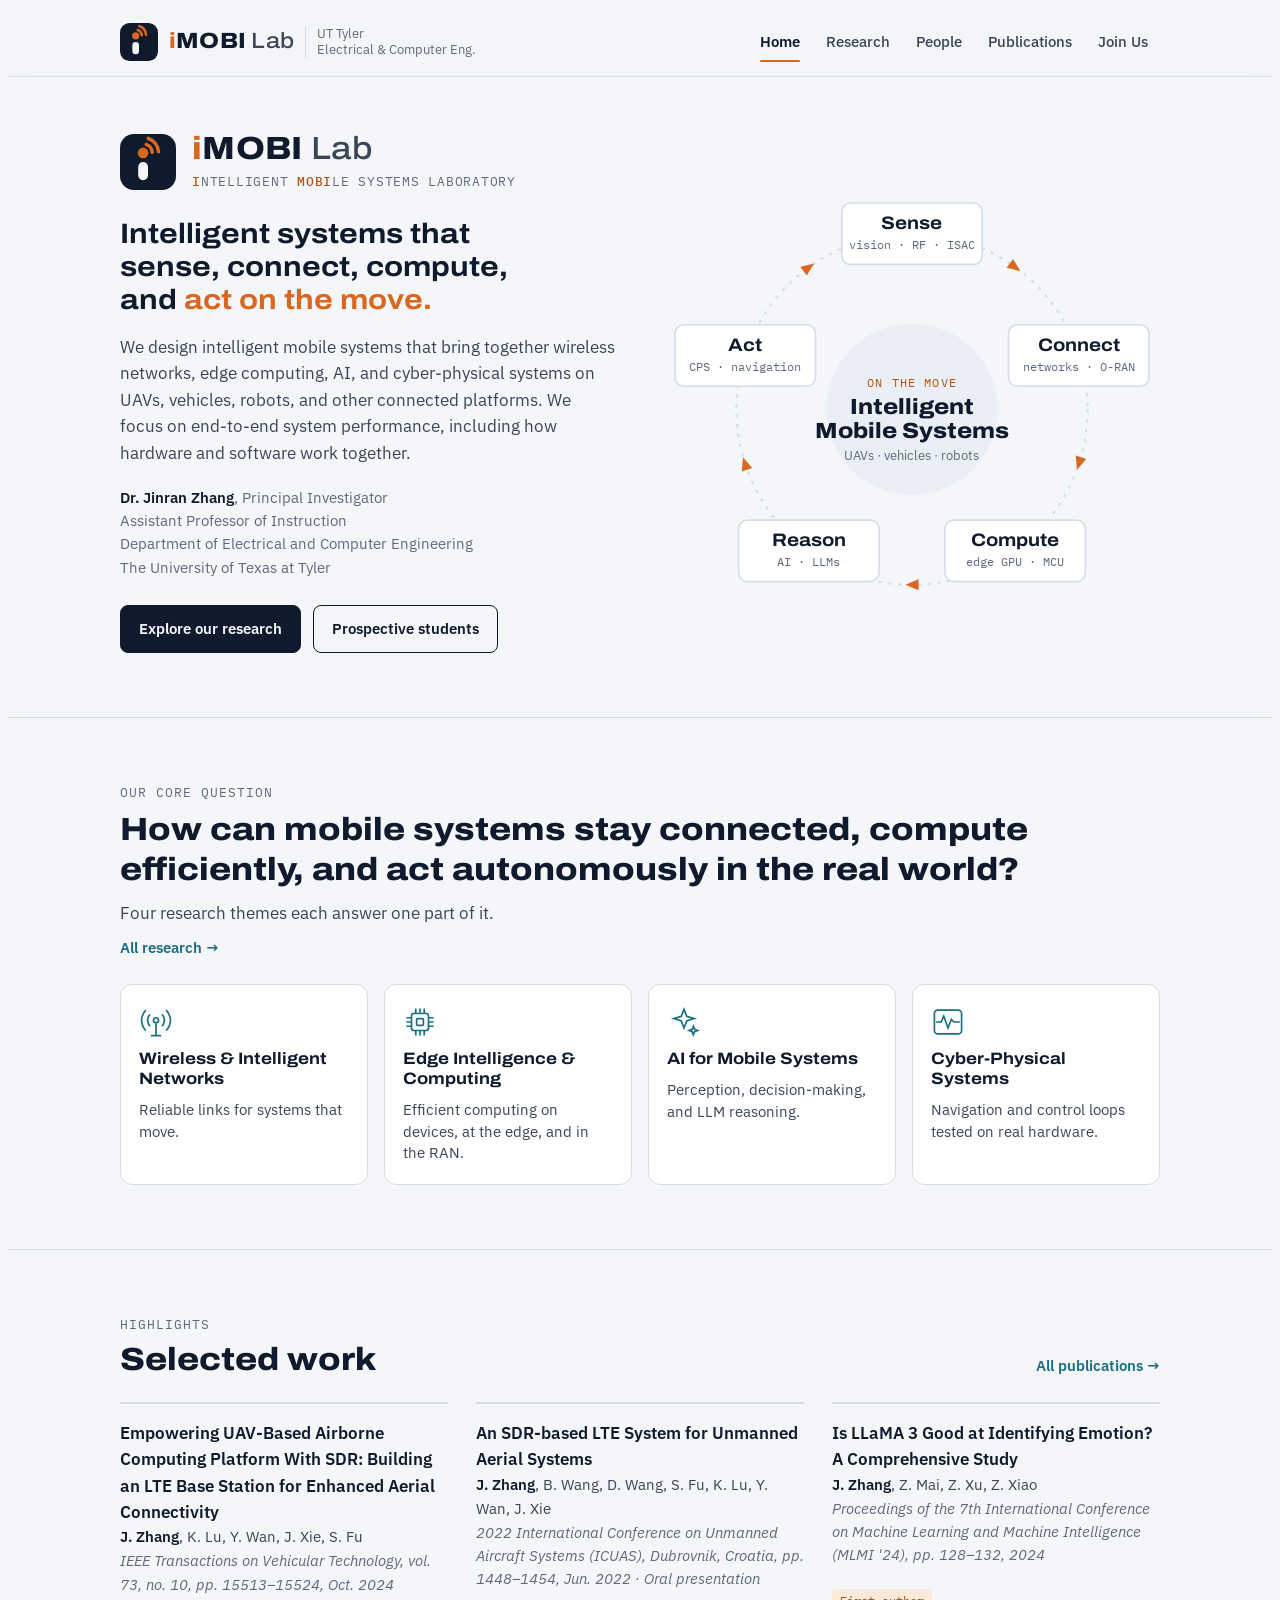
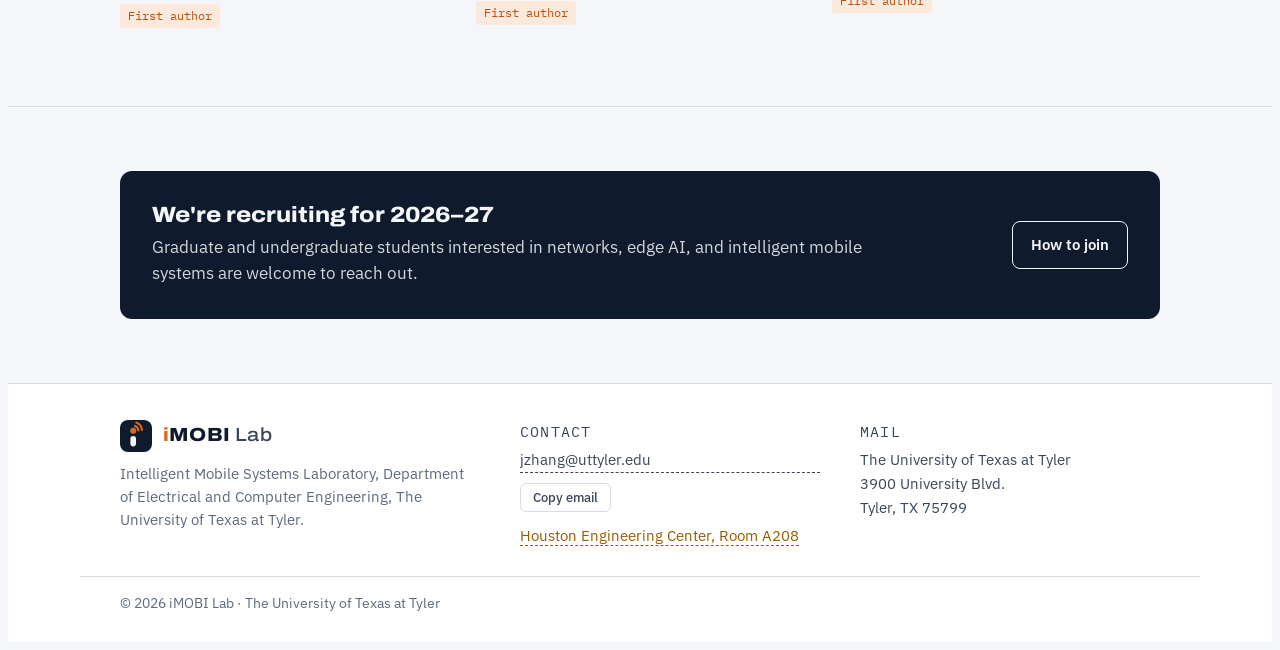
<file: index.html>
<!doctype html>
<html lang="en">
<head>
<meta charset="utf-8">
<meta name="viewport" content="width=device-width, initial-scale=1">
<title>iMOBI Lab</title>
<meta name="description" content="iMOBI Lab (Intelligent MOBIle Systems Laboratory) at The University of Texas at Tyler, led by Dr. Jinran Zhang.">
<link rel="icon" href="data:image/svg+xml,%3Csvg xmlns=%27http://www.w3.org/2000/svg%27 viewBox=%270 0 40 40%27%3E%3Crect width=%2740%27 height=%2740%27 rx=%2710%27 fill=%27%230F1B2D%27/%3E%3Crect x=%2713%27 y=%2720%27 width=%277%27 height=%2713%27 rx=%273.5%27 fill=%27%23fff%27/%3E%3Ccircle cx=%2716.5%27 cy=%2713.5%27 r=%273.8%27 fill=%27%23D9671F%27/%3E%3Cpath d=%27M18.72 7.39A6.5 6.5 0 0 1 22.98 12.93M20.26 3.16A11 11 0 0 1 27.46 12.54%27 fill=%27none%27 stroke=%27%23D9671F%27 stroke-width=%272.6%27 stroke-linecap=%27round%27/%3E%3C/svg%3E">
<link rel="preconnect" href="https://fonts.googleapis.com">
<link rel="preconnect" href="https://fonts.gstatic.com" crossorigin>
<link rel="stylesheet" href="https://fonts.googleapis.com/css2?family=Archivo:wdth,wght@112,500;112,700;112,800&family=IBM+Plex+Sans:ital,wght@0,400;0,500;0,600;1,400&family=IBM+Plex+Mono:wght@400;500&display=swap">
<link rel="stylesheet" href="assets/style.css">
</head>
<body data-page="home">
<!-- 首页。修改首页文字只需编辑 <main> 中的内容；首页精选论文在 content/publications.bib 中用 featured 字段设置。
     页眉/导航/页脚：assets/site.js    样式：assets/style.css -->
<div id="site-header"></div>
<script src="assets/site.js"></script>

<main>
<div id="home">
  <section class="hero">
    <div class="wrap hero-grid">
      <div>
        <div class="lockup">
          <svg class="mark" viewBox="0 0 40 40" aria-hidden="true"><rect class="m-bg" width="40" height="40" rx="10"/><rect class="m-stem" x="13" y="20" width="7" height="13" rx="3.5"/><circle class="m-dot" cx="16.5" cy="13.5" r="3.8"/><path class="m-wave" d="M18.72 7.39A6.5 6.5 0 0 1 22.98 12.93M20.26 3.16A11 11 0 0 1 27.46 12.54"/></svg>
          <div>
            <div class="word"><span class="i">i</span>MOBI <span class="lab">Lab</span></div>
            <p class="expand"><b>I</b>ntelligent <b>MOBI</b>le Systems Laboratory</p>
          </div>
        </div>
        <h1>Intelligent systems that sense, connect, compute, and <em>act on the move.</em></h1>
        <p class="lede">We design intelligent mobile systems that bring together wireless networks, edge computing, AI, and cyber-physical systems on UAVs, vehicles, robots, and other connected platforms. We focus on end-to-end system performance, including how hardware and software work together.</p>
        <p class="affil"><strong>Dr. Jinran Zhang</strong>, Principal Investigator<br>Assistant Professor of Instruction<br>Department of Electrical and Computer Engineering<br>The University of Texas at Tyler</p>
        <div class="cta">
          <a class="btn primary" href="research.html">Explore our research</a>
          <a class="btn" href="join.html">Prospective students</a>
        </div>
      </div>

      <svg class="loop" viewBox="14 22 452 366" role="img" aria-labelledby="loopTitle loopDesc">
        <title id="loopTitle">The intelligent mobile system loop</title>
        <desc id="loopDesc">Five stages in a cycle: Sense, Connect, Compute, Reason, and Act, running on mobile platforms such as UAVs, vehicles, and robots.</desc>
        <circle class="track" cx="240" cy="220" r="160"/>
        <g aria-hidden="true">
          <path class="arrow" d="M-6,-5 L6,0 L-6,5 Z" transform="translate(334 90.6) rotate(36)"/>
          <path class="arrow" d="M-6,-5 L6,0 L-6,5 Z" transform="translate(392.2 269.4) rotate(108)"/>
          <path class="arrow" d="M-6,-5 L6,0 L-6,5 Z" transform="translate(240 380) rotate(180)"/>
          <path class="arrow" d="M-6,-5 L6,0 L-6,5 Z" transform="translate(87.8 269.4) rotate(252)"/>
          <path class="arrow" d="M-6,-5 L6,0 L-6,5 Z" transform="translate(146 90.6) rotate(324)"/>
        </g>
        <circle class="core" cx="240" cy="220" r="78"/>
        <text class="c-eyebrow" x="240" y="200" text-anchor="middle">ON THE MOVE</text>
        <text class="c-title" x="240" y="224" text-anchor="middle">Intelligent</text>
        <text class="c-title" x="240" y="246" text-anchor="middle">Mobile Systems</text>
        <text class="c-sub" x="240" y="266" text-anchor="middle">UAVs · vehicles · robots</text>
        <g class="node"><rect x="176" y="32" width="128" height="56" rx="8"/>
          <text class="n-title" x="240" y="56" text-anchor="middle">Sense</text>
          <text class="n-sub" x="240" y="74" text-anchor="middle">vision · RF · ISAC</text></g>
        <g class="node"><rect x="328" y="143" width="128" height="56" rx="8"/>
          <text class="n-title" x="392" y="167" text-anchor="middle">Connect</text>
          <text class="n-sub" x="392" y="185" text-anchor="middle">networks · O-RAN</text></g>
        <g class="node"><rect x="270" y="321" width="128" height="56" rx="8"/>
          <text class="n-title" x="334" y="345" text-anchor="middle">Compute</text>
          <text class="n-sub" x="334" y="363" text-anchor="middle">edge GPU · MCU</text></g>
        <g class="node"><rect x="82" y="321" width="128" height="56" rx="8"/>
          <text class="n-title" x="146" y="345" text-anchor="middle">Reason</text>
          <text class="n-sub" x="146" y="363" text-anchor="middle">AI · LLMs</text></g>
        <g class="node"><rect x="24" y="143" width="128" height="56" rx="8"/>
          <text class="n-title" x="88" y="167" text-anchor="middle">Act</text>
          <text class="n-sub" x="88" y="185" text-anchor="middle">CPS · navigation</text></g>
      </svg>
    </div>
  </section>

  <section class="home-sec">
    <div class="wrap">
      <div class="sec-row">
        <div><p class="eyebrow">Our core question</p><h2 class="q-big">How can mobile systems stay connected, compute efficiently, and act autonomously in the real world?</h2><p class="sec-sub">Four research themes each answer one part of it.</p></div>
        <a class="more" href="research.html">All research →</a>
      </div>
      <nav class="glance" aria-label="Research themes">
        <a href="research.html#t-network">
          <svg viewBox="0 0 40 40" fill="none" stroke="currentColor" stroke-width="2" aria-hidden="true"><path d="M20 22v14M14 36h12"/><circle cx="20" cy="18" r="3"/><path d="M13 11a10 10 0 0 0 0 14M27 11a10 10 0 0 1 0 14M8 6a17 17 0 0 0 0 24M32 6a17 17 0 0 1 0 24"/></svg>
          <b>Wireless &amp; Intelligent Networks</b><span>Reliable links for systems that move.</span>
        </a>
        <a href="research.html#t-edge">
          <svg viewBox="0 0 40 40" fill="none" stroke="currentColor" stroke-width="2" aria-hidden="true"><rect x="10" y="10" width="20" height="20" rx="3"/><rect x="16" y="16" width="8" height="8" rx="1"/><path d="M15 4v6M20 4v6M25 4v6M15 30v6M20 30v6M25 30v6M4 15h6M4 20h6M4 25h6M30 15h6M30 20h6M30 25h6"/></svg>
          <b>Edge Intelligence &amp; Computing</b><span>Efficient computing on devices, at the edge, and in the RAN.</span>
        </a>
        <a href="research.html#t-ai">
          <svg viewBox="0 0 40 40" fill="none" stroke="currentColor" stroke-width="2" aria-hidden="true"><path d="M20 5l3.2 8.3L32 16l-8.8 2.7L20 27l-3.2-8.3L8 16l8.8-2.7z"/><path d="M31 25l1.4 3.6L36 30l-3.6 1.4L31 35l-1.4-3.6L26 30l3.6-1.4z"/></svg>
          <b>AI for Mobile Systems</b><span>Perception, decision-making, and LLM reasoning.</span>
        </a>
        <a href="research.html#t-cps">
          <svg viewBox="0 0 40 40" fill="none" stroke="currentColor" stroke-width="2" aria-hidden="true"><path d="M6 20h6l3-7 5 14 4-10 3 3h7"/><rect x="4" y="6" width="32" height="28" rx="4"/></svg>
          <b>Cyber-Physical Systems</b><span>Navigation and control loops tested on real hardware.</span>
        </a>
      </nav>
    </div>
  </section>



  <section class="home-sec">
    <div class="wrap">
      <div class="sec-row">
        <div><p class="eyebrow">Highlights</p><h2>Selected work</h2></div>
        <a class="more" href="publications.html">All publications →</a>
      </div>
      <div class="selected" id="selectedPubs"></div>
    </div>
  </section>

  <section class="home-sec">
    <div class="wrap">
      <div class="band">
        <div>
          <h2>We're recruiting for 2026–27</h2>
          <p>Graduate and undergraduate students interested in networks, edge AI, and intelligent mobile systems are welcome to reach out.</p>
        </div>
        <a class="btn" href="join.html">How to join</a>
      </div>
    </div>
  </section>
</div>
</main>

<div id="site-footer"></div>
<script src="assets/publications.js"></script>
</body>
</html>
</file>
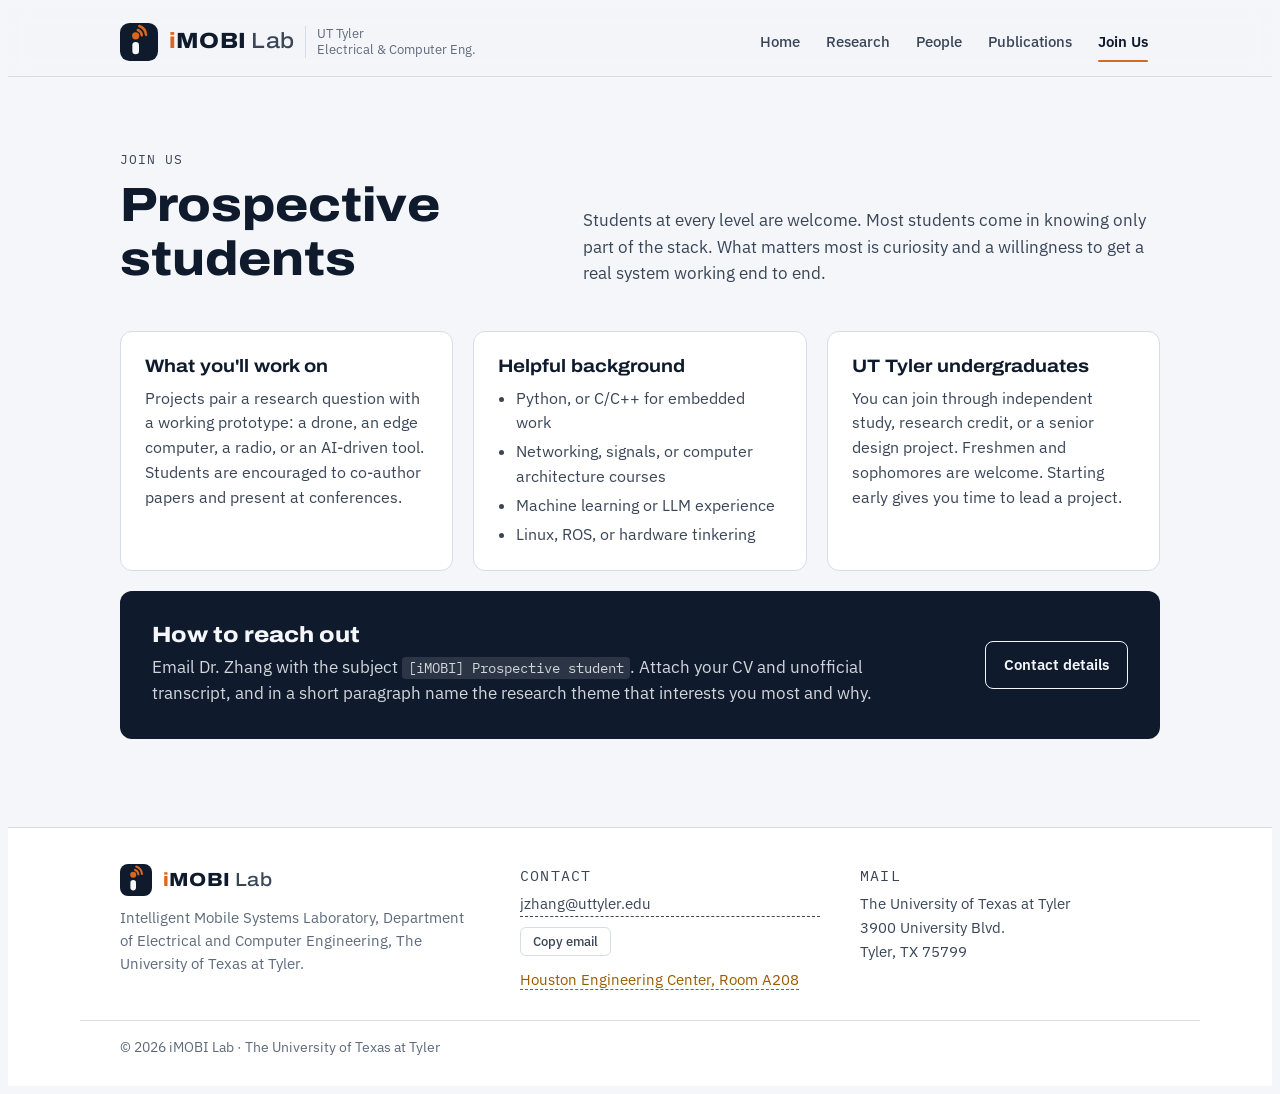
<file: join.html>
<!doctype html>
<html lang="en">
<head>
<meta charset="utf-8">
<meta name="viewport" content="width=device-width, initial-scale=1">
<title>Join Us | iMOBI Lab</title>
<meta name="description" content="Research opportunities for students at iMOBI Lab, UT Tyler.">
<link rel="icon" href="data:image/svg+xml,%3Csvg xmlns=%27http://www.w3.org/2000/svg%27 viewBox=%270 0 40 40%27%3E%3Crect width=%2740%27 height=%2740%27 rx=%2710%27 fill=%27%230F1B2D%27/%3E%3Crect x=%2713%27 y=%2720%27 width=%277%27 height=%2713%27 rx=%273.5%27 fill=%27%23fff%27/%3E%3Ccircle cx=%2716.5%27 cy=%2713.5%27 r=%273.8%27 fill=%27%23D9671F%27/%3E%3Cpath d=%27M18.72 7.39A6.5 6.5 0 0 1 22.98 12.93M20.26 3.16A11 11 0 0 1 27.46 12.54%27 fill=%27none%27 stroke=%27%23D9671F%27 stroke-width=%272.6%27 stroke-linecap=%27round%27/%3E%3C/svg%3E">
<link rel="preconnect" href="https://fonts.googleapis.com">
<link rel="preconnect" href="https://fonts.gstatic.com" crossorigin>
<link rel="stylesheet" href="https://fonts.googleapis.com/css2?family=Archivo:wdth,wght@112,500;112,700;112,800&family=IBM+Plex+Sans:ital,wght@0,400;0,500;0,600;1,400&family=IBM+Plex+Mono:wght@400;500&display=swap">
<link rel="stylesheet" href="assets/style.css">
</head>
<body data-page="join">
<!-- 招生页。文字内容在 content/join.md，修改文字只需编辑那个文件；本文件只负责版式。
     页眉/导航/页脚：assets/site.js    样式：assets/style.css -->
<div id="site-header"></div>
<script src="assets/site.js"></script>

<main data-content="content/join.md">
<section class="page" id="join">
  <div class="wrap">
    <div class="page-head">
      <div><p class="eyebrow">Join us</p><h1 data-fm="title">Prospective students</h1></div>
      <div data-md="Intro"></div>
    </div>
    <div class="join" data-mode="cards" data-skip="How to reach out"></div>
    <div class="band">
      <div>
        <h3>How to reach out</h3>
        <div data-md="How to reach out"></div>
      </div>
      <a class="btn" href="#contact">Contact details</a>
    </div>
  </div>
</section>
</main>

<div id="site-footer"></div>
<script src="assets/vendor/marked.min.js"></script>
<script src="assets/content.js"></script>
</body>
</html>
</file>
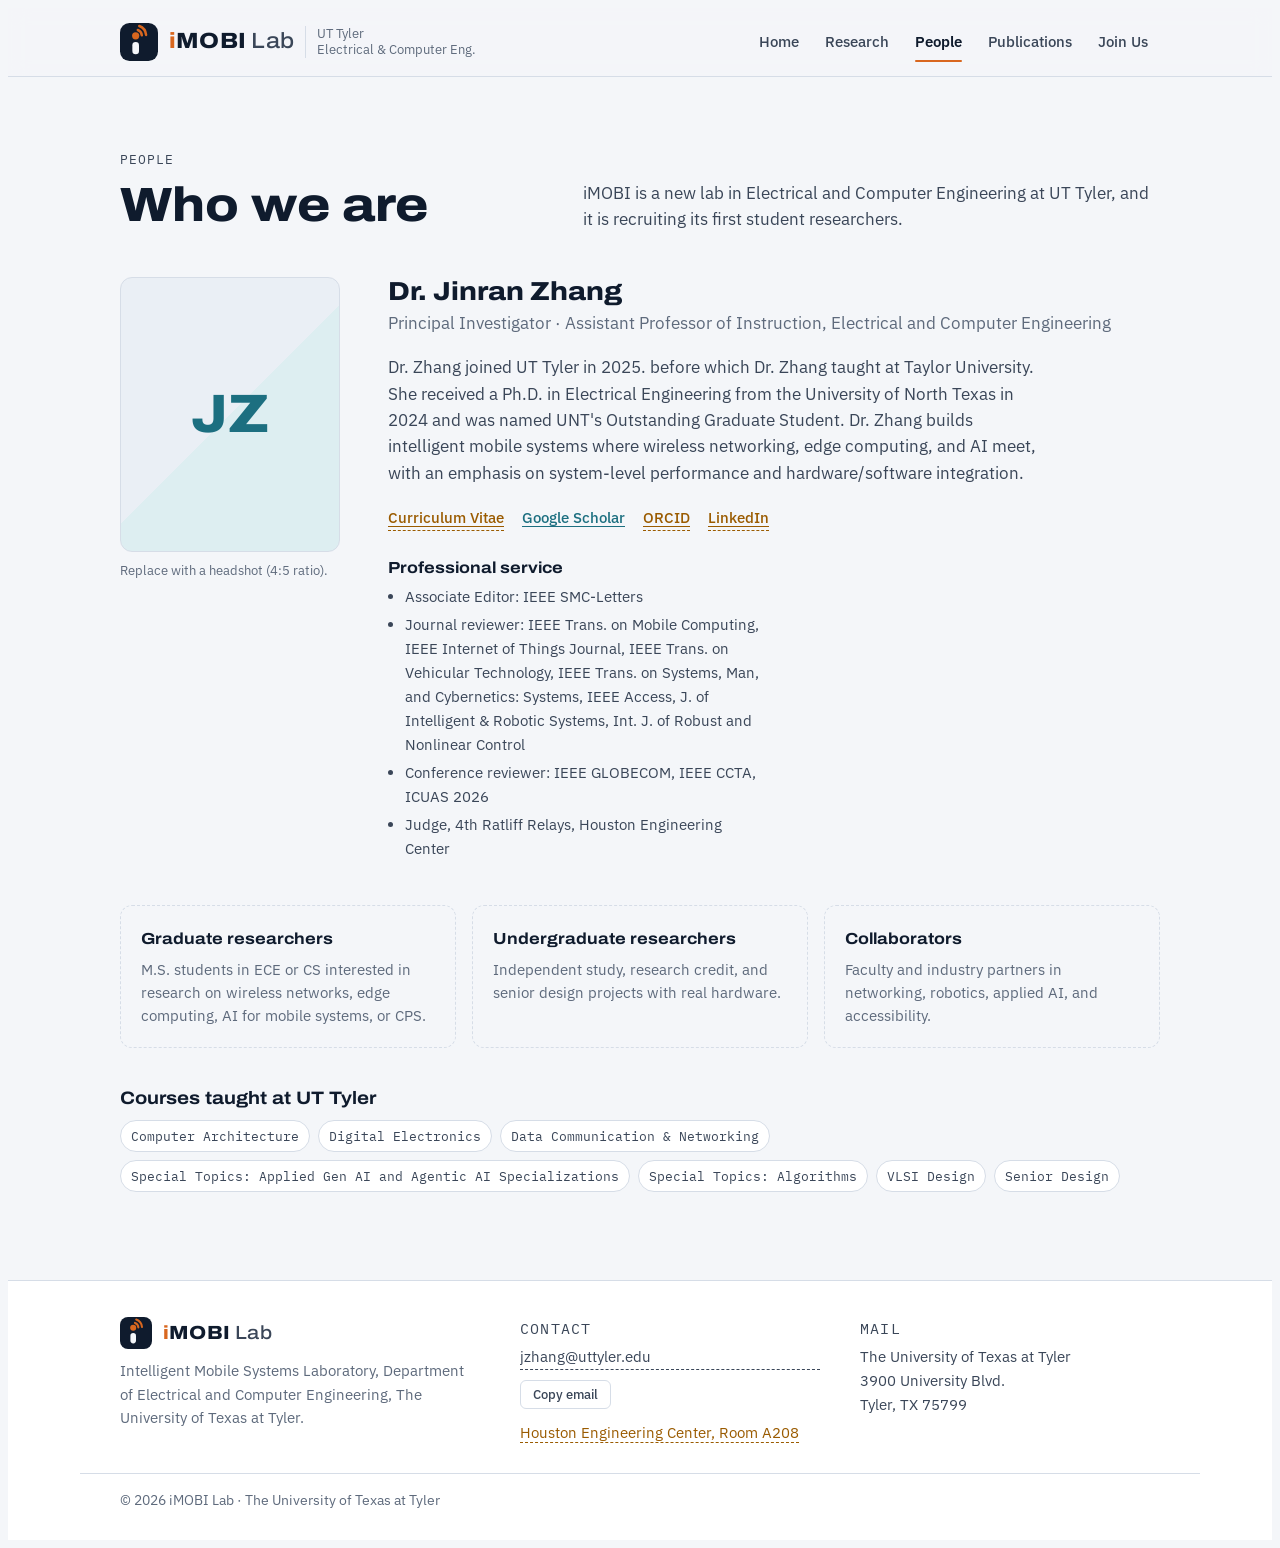
<file: people.html>
<!doctype html>
<html lang="en">
<head>
<meta charset="utf-8">
<meta name="viewport" content="width=device-width, initial-scale=1">
<title>People | iMOBI Lab</title>
<meta name="description" content="Dr. Jinran Zhang and members of iMOBI Lab at UT Tyler.">
<link rel="icon" href="data:image/svg+xml,%3Csvg xmlns=%27http://www.w3.org/2000/svg%27 viewBox=%270 0 40 40%27%3E%3Crect width=%2740%27 height=%2740%27 rx=%2710%27 fill=%27%230F1B2D%27/%3E%3Crect x=%2713%27 y=%2720%27 width=%277%27 height=%2713%27 rx=%273.5%27 fill=%27%23fff%27/%3E%3Ccircle cx=%2716.5%27 cy=%2713.5%27 r=%273.8%27 fill=%27%23D9671F%27/%3E%3Cpath d=%27M18.72 7.39A6.5 6.5 0 0 1 22.98 12.93M20.26 3.16A11 11 0 0 1 27.46 12.54%27 fill=%27none%27 stroke=%27%23D9671F%27 stroke-width=%272.6%27 stroke-linecap=%27round%27/%3E%3C/svg%3E">
<link rel="preconnect" href="https://fonts.googleapis.com">
<link rel="preconnect" href="https://fonts.gstatic.com" crossorigin>
<link rel="stylesheet" href="https://fonts.googleapis.com/css2?family=Archivo:wdth,wght@112,500;112,700;112,800&family=IBM+Plex+Sans:ital,wght@0,400;0,500;0,600;1,400&family=IBM+Plex+Mono:wght@400;500&display=swap">
<link rel="stylesheet" href="assets/style.css">
</head>
<body data-page="people">
<!-- 人员页。文字内容在 content/people.md，修改文字只需编辑那个文件；本文件只负责版式。
     页眉/导航/页脚：assets/site.js    样式：assets/style.css -->
<div id="site-header"></div>
<script src="assets/site.js"></script>

<main data-content="content/people.md">
<section class="page" id="people">
  <div class="wrap">
    <div class="page-head">
      <div><p class="eyebrow">People</p><h1>Who we are</h1></div>
      <div data-md="Intro"></div>
    </div>

    <div class="pi">
      <div>
        <div class="portrait" data-photo aria-label="Portrait"><span data-fm="initials">JZ</span></div>
        <p class="portrait-note">Replace with a headshot (4:5 ratio).</p>
      </div>
      <div>
        <h2 data-fm="name">Dr. Jinran Zhang</h2>
        <p class="role" data-fm="role"></p>
        <div class="bio" data-md="Bio"></div>
        <div class="links" data-links="cv:Curriculum Vitae,scholar:Google Scholar,orcid:ORCID,linkedin:LinkedIn"></div>
        <!-- <dl class="facts" data-md="At a glance" data-mode="facts"></dl> -->
        <div class="honors">
          <!-- <div><h3>Selected awards</h3><div data-md="Selected awards"></div></div>  -->
          <div><h3>Professional service</h3><div data-md="Professional service"></div></div>
        </div>
      </div>
    </div>

    <div class="team" aria-label="Open positions" data-md="Open positions" data-mode="seats"></div>

    <div class="teaching">
      <h2>Courses taught at UT Tyler</h2>
      <div class="chips" data-md="Courses taught at UT Tyler" data-mode="chips"></div>
    </div>
  </div>
</section>
</main>

<div id="site-footer"></div>
<script src="assets/vendor/marked.min.js"></script>
<script src="assets/content.js"></script>
</body>
</html>
</file>
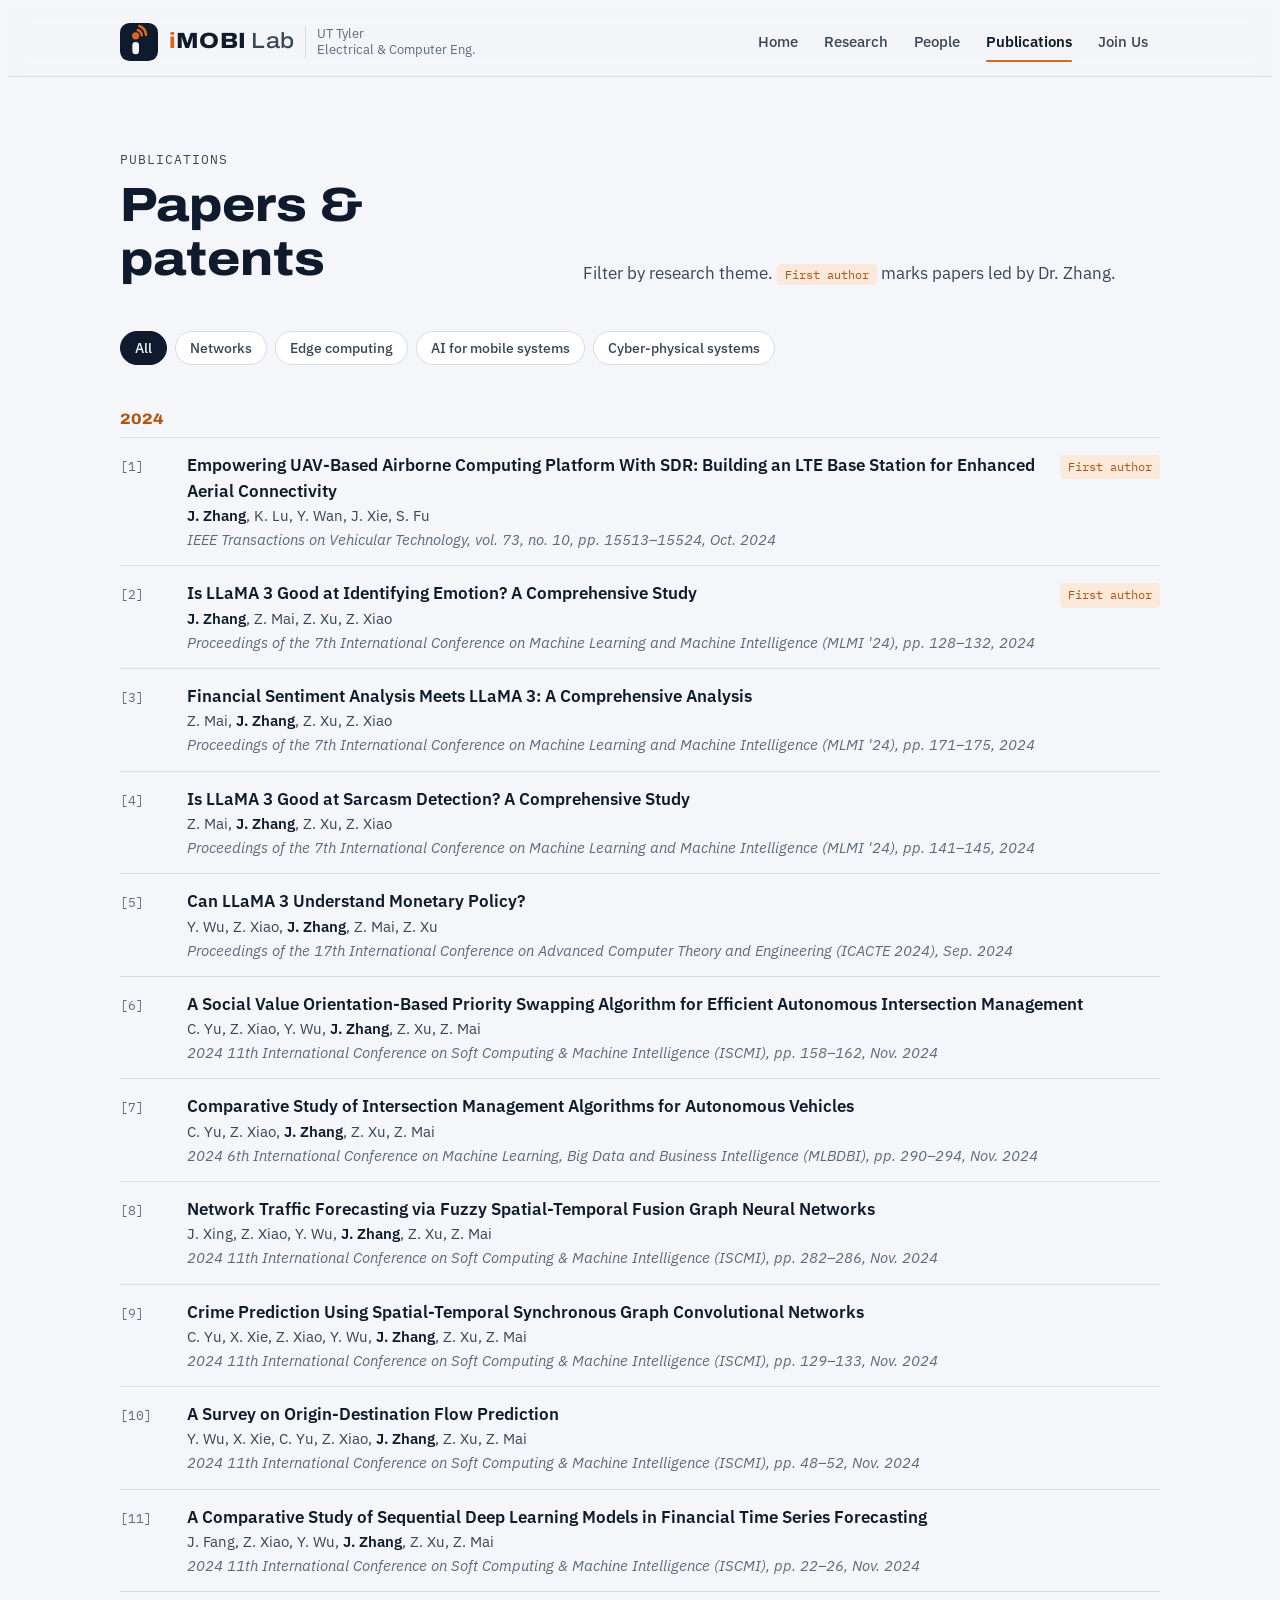
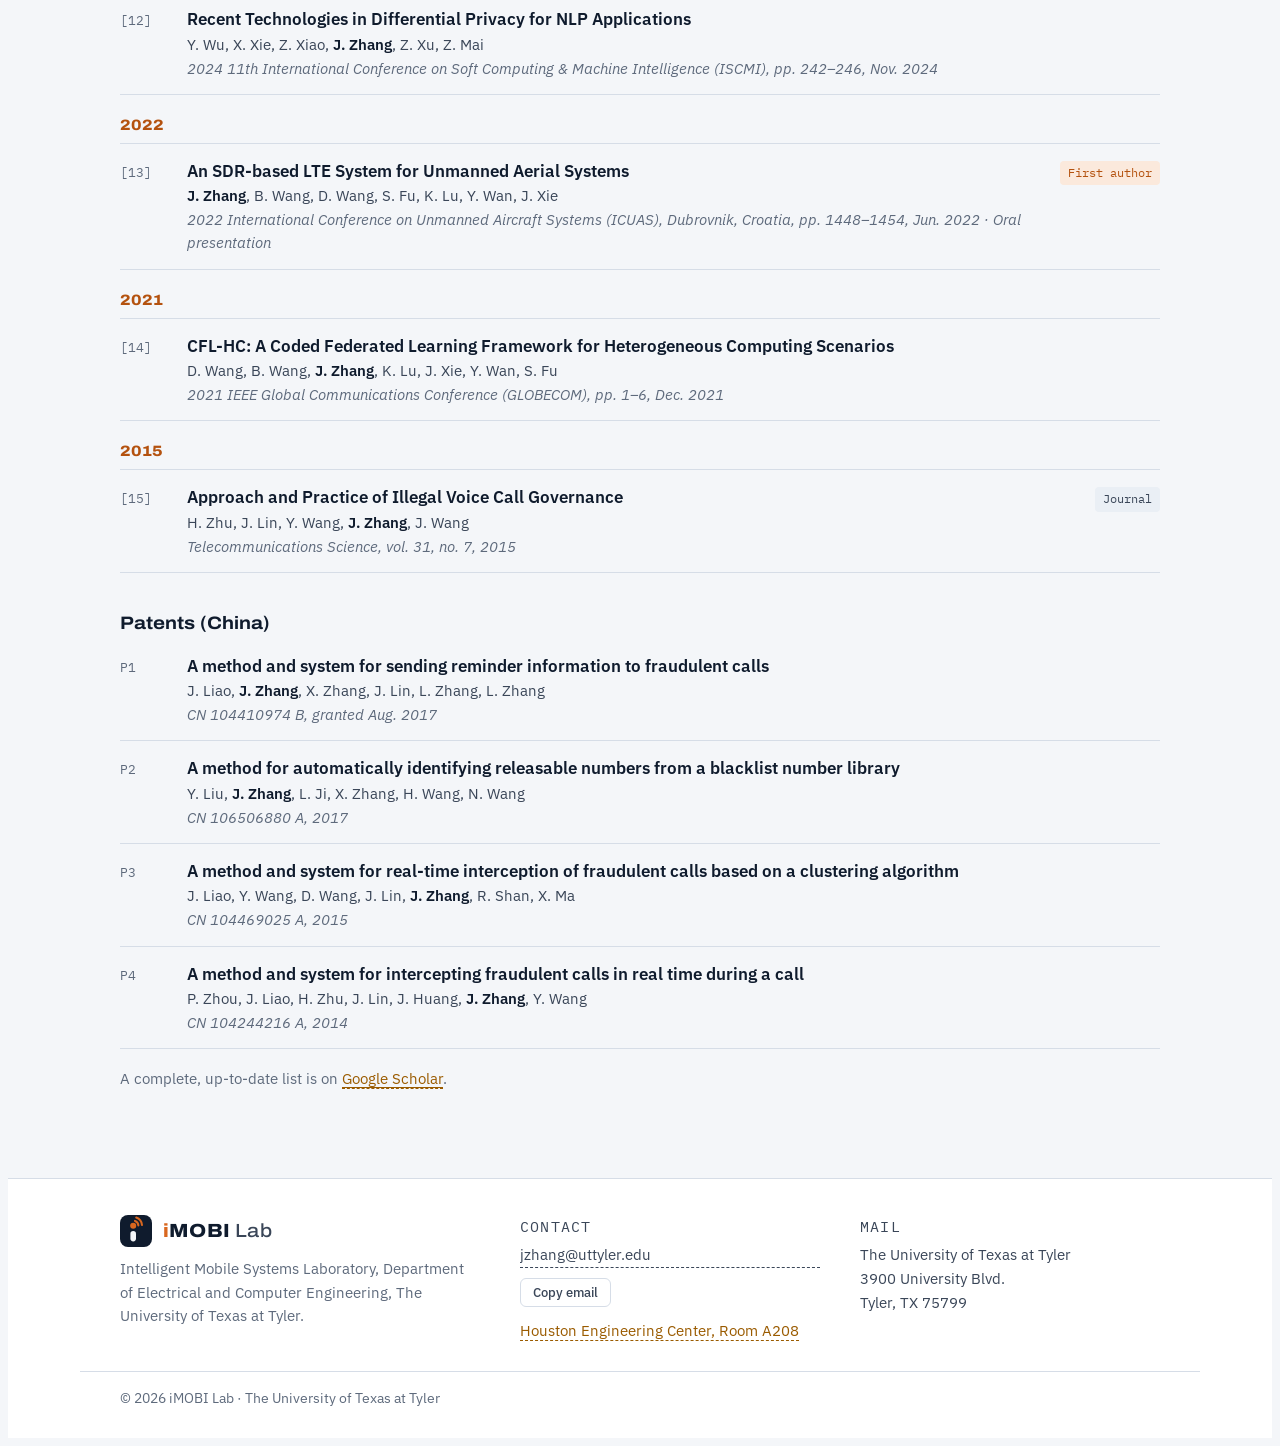
<file: publications.html>
<!doctype html>
<html lang="en">
<head>
<meta charset="utf-8">
<meta name="viewport" content="width=device-width, initial-scale=1">
<title>Publications | iMOBI Lab</title>
<meta name="description" content="Publications and patents of iMOBI Lab and Dr. Jinran Zhang.">
<link rel="icon" href="data:image/svg+xml,%3Csvg xmlns=%27http://www.w3.org/2000/svg%27 viewBox=%270 0 40 40%27%3E%3Crect width=%2740%27 height=%2740%27 rx=%2710%27 fill=%27%230F1B2D%27/%3E%3Crect x=%2713%27 y=%2720%27 width=%277%27 height=%2713%27 rx=%273.5%27 fill=%27%23fff%27/%3E%3Ccircle cx=%2716.5%27 cy=%2713.5%27 r=%273.8%27 fill=%27%23D9671F%27/%3E%3Cpath d=%27M18.72 7.39A6.5 6.5 0 0 1 22.98 12.93M20.26 3.16A11 11 0 0 1 27.46 12.54%27 fill=%27none%27 stroke=%27%23D9671F%27 stroke-width=%272.6%27 stroke-linecap=%27round%27/%3E%3C/svg%3E">
<link rel="preconnect" href="https://fonts.googleapis.com">
<link rel="preconnect" href="https://fonts.gstatic.com" crossorigin>
<link rel="stylesheet" href="https://fonts.googleapis.com/css2?family=Archivo:wdth,wght@112,500;112,700;112,800&family=IBM+Plex+Sans:ital,wght@0,400;0,500;0,600;1,400&family=IBM+Plex+Mono:wght@400;500&display=swap">
<link rel="stylesheet" href="assets/style.css">
</head>
<body data-page="publications">
<!-- 论文页。论文列表在 content/publications.bib（BibTeX）；本文件只含筛选按钮和专利。
     页眉/导航/页脚：assets/site.js    样式：assets/style.css -->
<div id="site-header"></div>
<script src="assets/site.js"></script>

<main>
<section class="page" id="publications">
  <div class="wrap">
    <div class="page-head">
      <div><p class="eyebrow">Publications</p><h1>Papers &amp; patents</h1></div>
      <p>Filter by research theme. <span class="tag lead">First author</span> marks papers led by Dr. Zhang.</p>
    </div>

    <div class="filters" role="group" aria-label="Filter publications by theme">
      <button type="button" id="f-all" data-f="all" aria-pressed="true">All</button>
      <button type="button" id="f-net" data-f="net" aria-pressed="false">Networks</button>
      <button type="button" id="f-edge" data-f="edge" aria-pressed="false">Edge computing</button>
      <button type="button" id="f-ai" data-f="ai" aria-pressed="false">AI for mobile systems</button>
      <button type="button" id="f-cps" data-f="cps" aria-pressed="false">Cyber-physical systems</button>
    </div>

    <div id="pubs"></div>

    <div class="patents">
      <h2>Patents (China)</h2>
      <div class="pub"><span class="no">P1</span><div><div class="t">A method and system for sending reminder information to fraudulent calls</div><div class="a">J. Liao, <b>J. Zhang</b>, X. Zhang, J. Lin, L. Zhang, L. Zhang</div><div class="v">CN 104410974 B, granted Aug. 2017</div></div></div>
      <div class="pub"><span class="no">P2</span><div><div class="t">A method for automatically identifying releasable numbers from a blacklist number library</div><div class="a">Y. Liu, <b>J. Zhang</b>, L. Ji, X. Zhang, H. Wang, N. Wang</div><div class="v">CN 106506880 A, 2017</div></div></div>
      <div class="pub"><span class="no">P3</span><div><div class="t">A method and system for real-time interception of fraudulent calls based on a clustering algorithm</div><div class="a">J. Liao, Y. Wang, D. Wang, J. Lin, <b>J. Zhang</b>, R. Shan, X. Ma</div><div class="v">CN 104469025 A, 2015</div></div></div>
      <div class="pub"><span class="no">P4</span><div><div class="t">A method and system for intercepting fraudulent calls in real time during a call</div><div class="a">P. Zhou, J. Liao, H. Zhu, J. Lin, J. Huang, <b>J. Zhang</b>, Y. Wang</div><div class="v">CN 104244216 A, 2014</div></div></div>
    </div>
    <p class="pubnote">A complete, up-to-date list is on <a href="#" class="todo" title="https://scholar.google.com/citations?user=RcLgkFgAAAAJ&hl=en&oi=ao">Google Scholar</a>.</p>
  </div>
</section>
</main>

<div id="site-footer"></div>
<script src="assets/publications.js"></script>
</body>
</html>
</file>
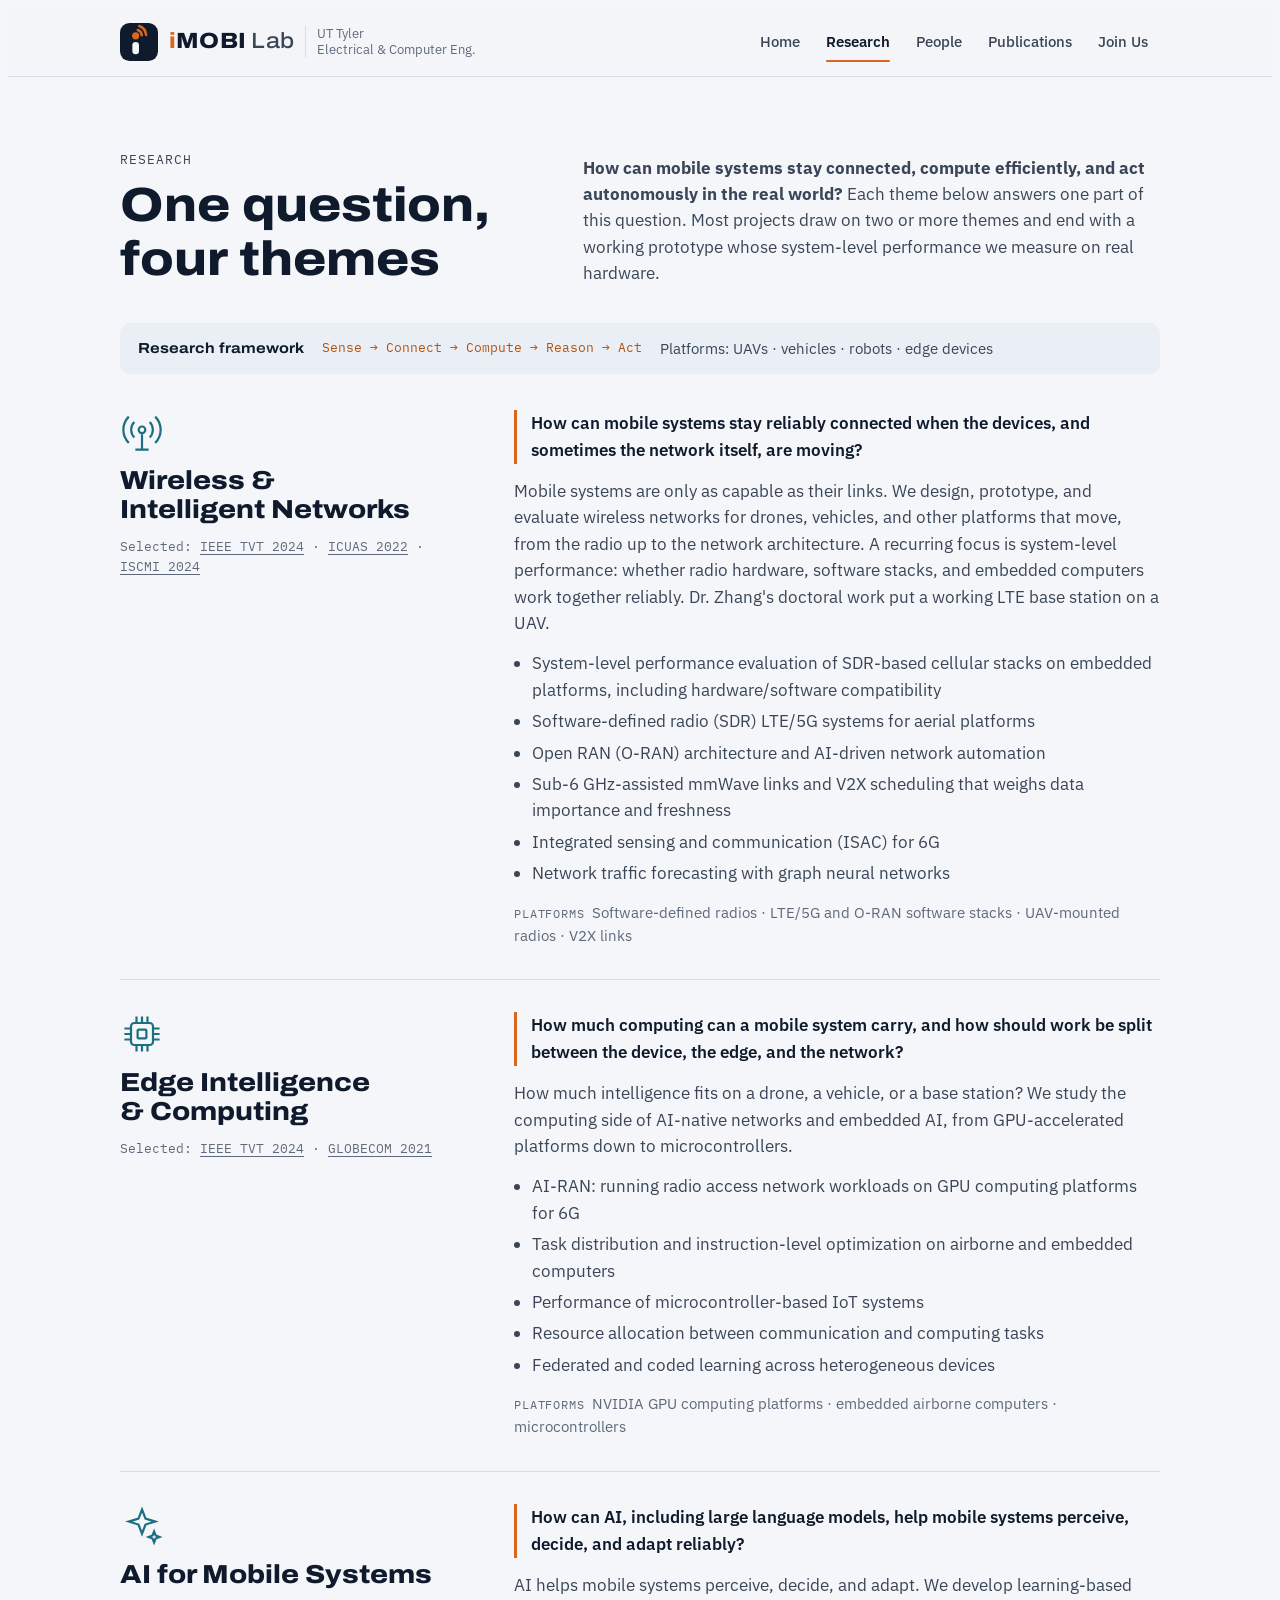
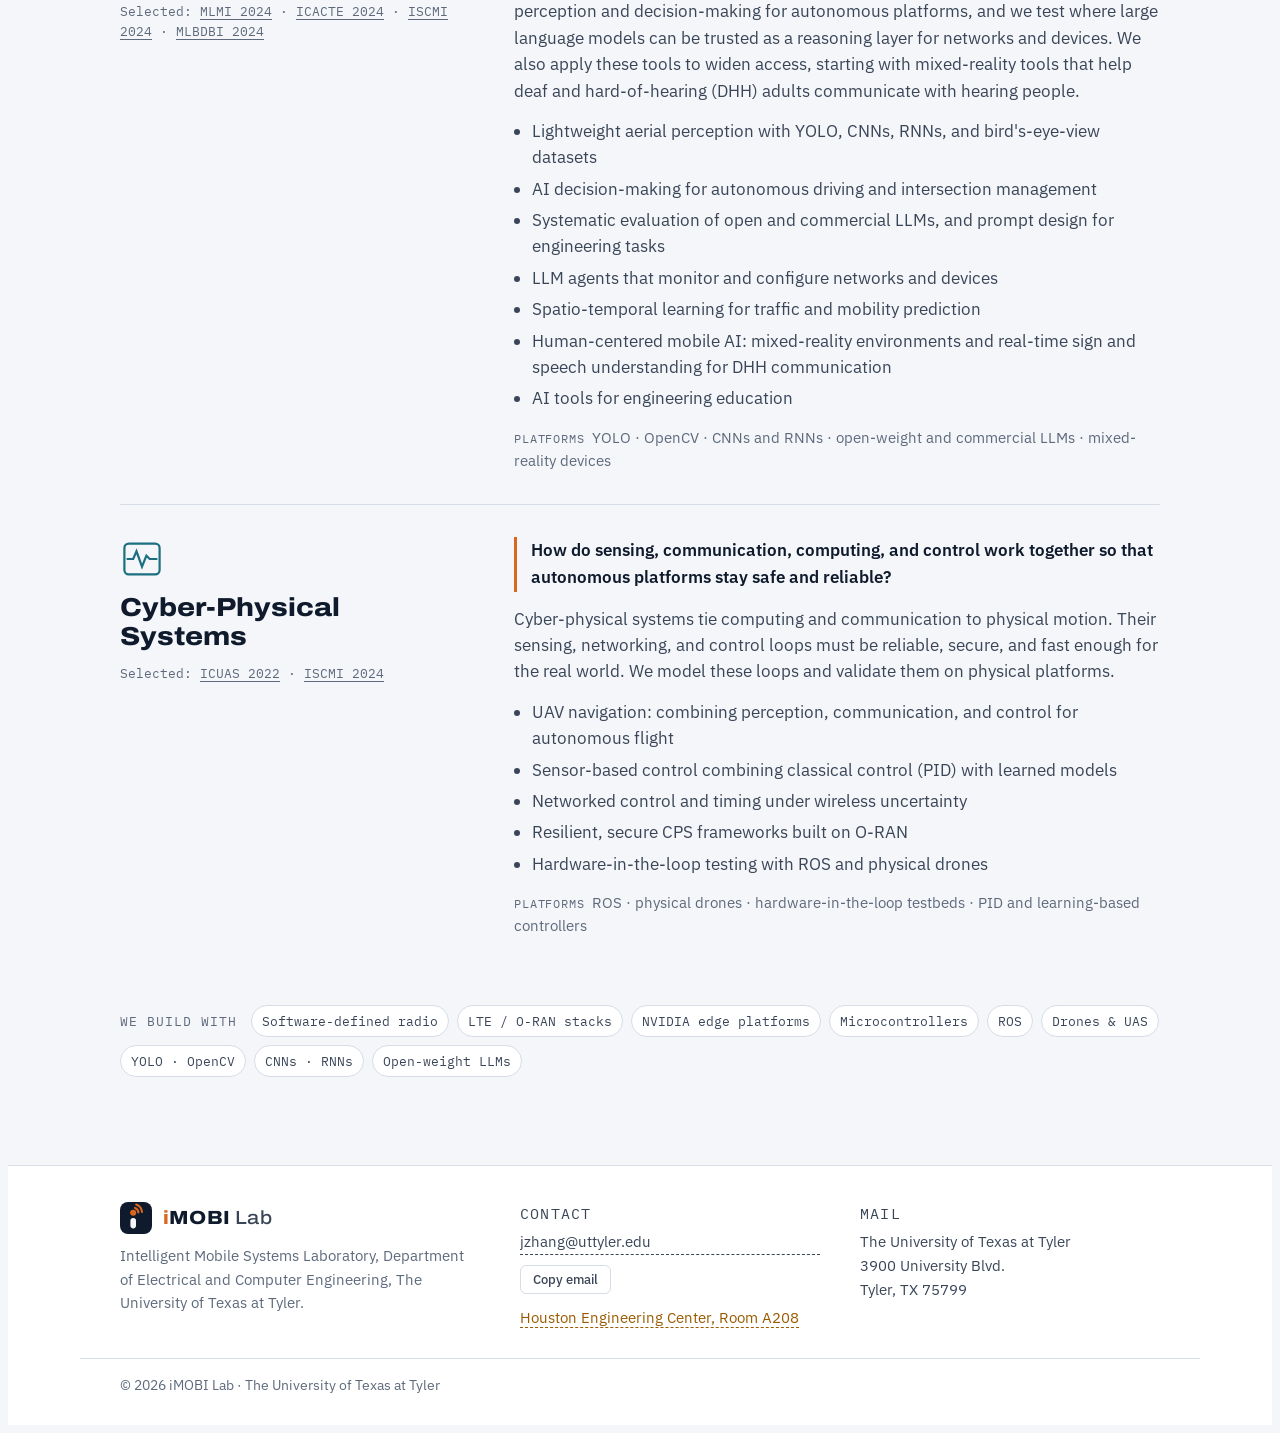
<file: research.html>
<!doctype html>
<html lang="en">
<head>
<meta charset="utf-8">
<meta name="viewport" content="width=device-width, initial-scale=1">
<title>Research | iMOBI Lab</title>
<meta name="description" content="Research themes of iMOBI Lab: wireless and intelligent networks, edge intelligence and computing, AI for mobile systems, and cyber-physical systems.">
<link rel="icon" href="data:image/svg+xml,%3Csvg xmlns=%27http://www.w3.org/2000/svg%27 viewBox=%270 0 40 40%27%3E%3Crect width=%2740%27 height=%2740%27 rx=%2710%27 fill=%27%230F1B2D%27/%3E%3Crect x=%2713%27 y=%2720%27 width=%277%27 height=%2713%27 rx=%273.5%27 fill=%27%23fff%27/%3E%3Ccircle cx=%2716.5%27 cy=%2713.5%27 r=%273.8%27 fill=%27%23D9671F%27/%3E%3Cpath d=%27M18.72 7.39A6.5 6.5 0 0 1 22.98 12.93M20.26 3.16A11 11 0 0 1 27.46 12.54%27 fill=%27none%27 stroke=%27%23D9671F%27 stroke-width=%272.6%27 stroke-linecap=%27round%27/%3E%3C/svg%3E">
<link rel="preconnect" href="https://fonts.googleapis.com">
<link rel="preconnect" href="https://fonts.gstatic.com" crossorigin>
<link rel="stylesheet" href="https://fonts.googleapis.com/css2?family=Archivo:wdth,wght@112,500;112,700;112,800&family=IBM+Plex+Sans:ital,wght@0,400;0,500;0,600;1,400&family=IBM+Plex+Mono:wght@400;500&display=swap">
<link rel="stylesheet" href="assets/style.css">
</head>
<body data-page="research">
<!-- 研究方向页。修改研究方向只需编辑本文件 <main> 中的内容。
     页眉/导航/页脚：assets/site.js    样式：assets/style.css -->
<div id="site-header"></div>
<script src="assets/site.js"></script>

<main>
<section class="page" id="research">
  <div class="wrap">
    <div class="page-head">
      <div><p class="eyebrow">Research</p><h1>One question, four themes</h1></div>
      <p><strong>How can mobile systems stay connected, compute efficiently, and act autonomously in the real world?</strong> Each theme below answers one part of this question. Most projects draw on two or more themes and end with a working prototype whose system-level performance we measure on real hardware.</p>
    </div>

    <div class="framework">
      <b>Research framework</b>
      <span class="flow">Sense → Connect → Compute → Reason → Act</span>
      <span>Platforms: UAVs · vehicles · robots · edge devices</span>
    </div>

    <div class="trows">
      <article class="trow" id="t-network">
        <div class="left">
          <svg class="ico" viewBox="0 0 40 40" fill="none" stroke="currentColor" stroke-width="2" aria-hidden="true"><path d="M20 22v14M14 36h12"/><circle cx="20" cy="18" r="3"/><path d="M13 11a10 10 0 0 0 0 14M27 11a10 10 0 0 1 0 14M8 6a17 17 0 0 0 0 24M32 6a17 17 0 0 1 0 24"/></svg>
          <h2>Wireless &amp; Intelligent Networks</h2>
          <p class="refs">Selected: <a href="publications.html#pub-zhang2024empowering">IEEE TVT 2024</a> · <a href="publications.html#pub-zhang2022sdr">ICUAS 2022</a> · <a href="publications.html#pub-xing2024network">ISCMI 2024</a></p>
        </div>
        <div class="right">
          <p class="q">How can mobile systems stay reliably connected when the devices, and sometimes the network itself, are moving?</p>
          <p>Mobile systems are only as capable as their links. We design, prototype, and evaluate wireless networks for drones, vehicles, and other platforms that move, from the radio up to the network architecture. A recurring focus is system-level performance: whether radio hardware, software stacks, and embedded computers work together reliably. Dr. Zhang's doctoral work put a working LTE base station on a UAV.</p>
          <ul>
            <li>System-level performance evaluation of SDR-based cellular stacks on embedded platforms, including hardware/software compatibility</li>
            <li>Software-defined radio (SDR) LTE/5G systems for aerial platforms</li>
            <li>Open RAN (O-RAN) architecture and AI-driven network automation</li>
            <li>Sub-6 GHz-assisted mmWave links and V2X scheduling that weighs data importance and freshness</li>
            <li>Integrated sensing and communication (ISAC) for 6G</li>
            <li>Network traffic forecasting with graph neural networks</li>
          </ul>
          <p class="plat"><span>Platforms</span>Software-defined radios · LTE/5G and O-RAN software stacks · UAV-mounted radios · V2X links</p>
        </div>
      </article>

      <article class="trow" id="t-edge">
        <div class="left">
          <svg class="ico" viewBox="0 0 40 40" fill="none" stroke="currentColor" stroke-width="2" aria-hidden="true"><rect x="10" y="10" width="20" height="20" rx="3"/><rect x="16" y="16" width="8" height="8" rx="1"/><path d="M15 4v6M20 4v6M25 4v6M15 30v6M20 30v6M25 30v6M4 15h6M4 20h6M4 25h6M30 15h6M30 20h6M30 25h6"/></svg>
          <h2>Edge Intelligence &amp; Computing</h2>
          <p class="refs">Selected: <a href="publications.html#pub-zhang2024empowering">IEEE TVT 2024</a> · <a href="publications.html#pub-wang2021cfl">GLOBECOM 2021</a></p>
        </div>
        <div class="right">
          <p class="q">How much computing can a mobile system carry, and how should work be split between the device, the edge, and the network?</p>
          <p>How much intelligence fits on a drone, a vehicle, or a base station? We study the computing side of AI-native networks and embedded AI, from GPU-accelerated platforms down to microcontrollers.</p>
          <ul>
            <li>AI-RAN: running radio access network workloads on GPU computing platforms for 6G</li>
            <li>Task distribution and instruction-level optimization on airborne and embedded computers</li>
            <li>Performance of microcontroller-based IoT systems</li>
            <li>Resource allocation between communication and computing tasks</li>
            <li>Federated and coded learning across heterogeneous devices</li>
          </ul>
          <p class="plat"><span>Platforms</span>NVIDIA GPU computing platforms · embedded airborne computers · microcontrollers</p>
        </div>
      </article>

      <article class="trow" id="t-ai">
        <div class="left">
          <svg class="ico" viewBox="0 0 40 40" fill="none" stroke="currentColor" stroke-width="2" aria-hidden="true"><path d="M20 5l3.2 8.3L32 16l-8.8 2.7L20 27l-3.2-8.3L8 16l8.8-2.7z"/><path d="M31 25l1.4 3.6L36 30l-3.6 1.4L31 35l-1.4-3.6L26 30l3.6-1.4z"/></svg>
          <h2>AI for Mobile Systems</h2>
          <p class="refs">Selected: <a href="publications.html#pub-zhang2024llama">MLMI 2024</a> · <a href="publications.html#pub-wu2024monetary">ICACTE 2024</a> · <a href="publications.html#pub-yu2024social">ISCMI 2024</a> · <a href="publications.html#pub-yu2024comparative">MLBDBI 2024</a></p>
        </div>
        <div class="right">
          <p class="q">How can AI, including large language models, help mobile systems perceive, decide, and adapt reliably?</p>
          <p>AI helps mobile systems perceive, decide, and adapt. We develop learning-based perception and decision-making for autonomous platforms, and we test where large language models can be trusted as a reasoning layer for networks and devices. We also apply these tools to widen access, starting with mixed-reality tools that help deaf and hard-of-hearing (DHH) adults communicate with hearing people.</p>
          <ul>
            <li>Lightweight aerial perception with YOLO, CNNs, RNNs, and bird's-eye-view datasets</li>
            <li>AI decision-making for autonomous driving and intersection management</li>
            <li>Systematic evaluation of open and commercial LLMs, and prompt design for engineering tasks</li>
            <li>LLM agents that monitor and configure networks and devices</li>
            <li>Spatio-temporal learning for traffic and mobility prediction</li>
            <li>Human-centered mobile AI: mixed-reality environments and real-time sign and speech understanding for DHH communication</li>
            <li>AI tools for engineering education</li>
          </ul>
          <p class="plat"><span>Platforms</span>YOLO · OpenCV · CNNs and RNNs · open-weight and commercial LLMs · mixed-reality devices</p>
        </div>
      </article>

      <article class="trow" id="t-cps">
        <div class="left">
          <svg class="ico" viewBox="0 0 40 40" fill="none" stroke="currentColor" stroke-width="2" aria-hidden="true"><path d="M6 20h6l3-7 5 14 4-10 3 3h7"/><rect x="4" y="6" width="32" height="28" rx="4"/></svg>
          <h2>Cyber-Physical Systems</h2>
          <p class="refs">Selected: <a href="publications.html#pub-zhang2022sdr">ICUAS 2022</a> · <a href="publications.html#pub-yu2024social">ISCMI 2024</a></p>
        </div>
        <div class="right">
          <p class="q">How do sensing, communication, computing, and control work together so that autonomous platforms stay safe and reliable?</p>
          <p>Cyber-physical systems tie computing and communication to physical motion. Their sensing, networking, and control loops must be reliable, secure, and fast enough for the real world. We model these loops and validate them on physical platforms.</p>
          <ul>
            <li>UAV navigation: combining perception, communication, and control for autonomous flight</li>
            <li>Sensor-based control combining classical control (PID) with learned models</li>
            <li>Networked control and timing under wireless uncertainty</li>
            <li>Resilient, secure CPS frameworks built on O-RAN</li>
            <li>Hardware-in-the-loop testing with ROS and physical drones</li>
          </ul>
          <p class="plat"><span>Platforms</span>ROS · physical drones · hardware-in-the-loop testbeds · PID and learning-based controllers</p>
        </div>
      </article>

    </div>

    <div class="tools">
      <span class="eyebrow">We build with</span>
      <span class="chip">Software-defined radio</span>
      <span class="chip">LTE / O-RAN stacks</span>
      <span class="chip">NVIDIA edge platforms</span>
      <span class="chip">Microcontrollers</span>
      <span class="chip">ROS</span>
      <span class="chip">Drones &amp; UAS</span>
      <span class="chip">YOLO · OpenCV</span>
      <span class="chip">CNNs · RNNs</span>
      <span class="chip">Open-weight LLMs</span>
    </div>
  </div>
</section>
</main>

<div id="site-footer"></div>
</body>
</html>
</file>
<file: assets/style.css>
/* ==========================================================
   iMOBI Lab — 全站样式
   修改颜色：改下面 :root 中的变量（浅色）以及两处深色模式变量
   修改字体：改 --display（标题）、--body（正文）、--mono（标签）
   ========================================================== */
:root{
  --bg:#F4F6F9;
  --surface:#FFFFFF;
  --surface-2:#EAEFF5;
  --ink:#0F1B2D;
  --ink-2:#3A4658;
  --muted:#5E6A7C;
  --line:#D6DDE7;
  --accent:#D9671F;
  --accent-ink:#B4520F;
  --accent-soft:#FBE9DC;
  --teal:#1C6F80;
  --teal-soft:#DDEEF1;
  --todo:#9A5B00;
  --display:"Archivo","Helvetica Neue",Arial,sans-serif;
  --body:"IBM Plex Sans",system-ui,-apple-system,"Segoe UI",sans-serif;
  --mono:"IBM Plex Mono",ui-monospace,SFMono-Regular,Menlo,monospace;
  --wrap:1120px;
}
@media (prefers-color-scheme: dark){
  :root:not([data-theme="light"]){
    color-scheme:dark;
    --bg:#0B121C;--surface:#121C29;--surface-2:#182434;--ink:#E7EDF4;--ink-2:#C2CCD8;--muted:#8E9AAB;
    --line:#26344A;--accent:#F08B45;--accent-ink:#F5A56C;--accent-soft:#2E2016;--teal:#5DB7C8;--teal-soft:#13303A;--todo:#E7B75F;
  }
}
:root[data-theme="dark"]{
  color-scheme:dark;
  --bg:#0B121C;--surface:#121C29;--surface-2:#182434;--ink:#E7EDF4;--ink-2:#C2CCD8;--muted:#8E9AAB;
  --line:#26344A;--accent:#F08B45;--accent-ink:#F5A56C;--accent-soft:#2E2016;--teal:#5DB7C8;--teal-soft:#13303A;--todo:#E7B75F;
}
*{box-sizing:border-box}
@media (prefers-reduced-motion: reduce){*{transition:none!important;animation:none!important}}
body{background:var(--bg);color:var(--ink);font-family:var(--body);font-size:16.5px;line-height:1.6;-webkit-font-smoothing:antialiased}
a{color:var(--teal);text-underline-offset:3px}
a:hover{color:var(--accent-ink)}
:focus-visible{outline:2px solid var(--accent);outline-offset:3px;border-radius:3px}
[id]{scroll-margin-top:84px}
#site-header{min-height:69px}
.wrap{max-width:var(--wrap);margin-inline:auto;padding-inline:clamp(16px,4vw,40px)}
h1,h2,h3{font-family:var(--display);font-stretch:112%;text-wrap:balance;line-height:1.12;margin:0}
p{margin:0}
.eyebrow{font-family:var(--mono);font-size:12.5px;letter-spacing:.08em;text-transform:uppercase;color:var(--muted)}
.todo{color:var(--todo);border-bottom:1px dashed currentColor;cursor:help}
.more{font-weight:600;font-size:15px;text-decoration:none;white-space:nowrap}
.more:hover{text-decoration:underline}

/* logo */
.mark{display:block;flex:none}
.mark .m-bg{fill:var(--ink)}
.mark .m-stem{fill:var(--bg)}
.mark .m-dot{fill:var(--accent)}
.mark .m-wave{fill:none;stroke:var(--accent);stroke-width:2.6;stroke-linecap:round}
.word{font-family:var(--display);font-stretch:112%;font-weight:800;letter-spacing:.01em;color:var(--ink)}
.word .i{color:var(--accent)}
.word .lab{font-weight:500;color:var(--ink-2)}

/* header */
header.top{position:sticky;top:env(safe-area-inset-top,0px);z-index:10;background:color-mix(in srgb,var(--bg) 90%,transparent);backdrop-filter:blur(10px);-webkit-backdrop-filter:blur(10px);border-bottom:1px solid var(--line)}
header.top .wrap{display:flex;align-items:center;gap:24px;min-height:68px}
.brand{display:flex;align-items:center;gap:11px;text-decoration:none;flex:none}
.brand .mark{width:38px;height:38px}
.brand .word{font-size:22px}
.brand .sub{font-size:13px;color:var(--muted);line-height:1.25;border-left:1px solid var(--line);padding-left:11px}
nav.tabs{margin-left:auto;display:flex;gap:2px;overflow-x:auto;scrollbar-width:none}
nav.tabs::-webkit-scrollbar{display:none}
nav.tabs a{position:relative;flex:none;font-size:15px;font-weight:500;color:var(--ink-2);text-decoration:none;padding:10px 12px;border-radius:6px}
nav.tabs a:hover{background:var(--surface-2);color:var(--ink)}
nav.tabs a[aria-current="page"]{color:var(--ink);font-weight:600}
nav.tabs a[aria-current="page"]::after{content:"";position:absolute;left:12px;right:12px;bottom:2px;height:2.5px;border-radius:2px;background:var(--accent)}
@media (max-width:820px){
  header.top .wrap{flex-wrap:wrap;gap:4px;padding-block:10px 2px}
  .brand .sub{display:none}
  nav.tabs{margin-left:-12px;width:calc(100% + 12px)}
}

/* pages */
.page{padding-block:clamp(36px,6vw,72px) clamp(48px,7vw,88px)}
.page-head{display:grid;grid-template-columns:minmax(0,1fr) minmax(0,1.4fr);gap:clamp(16px,4vw,56px);align-items:end;margin-bottom:clamp(28px,4vw,44px)}
.page-head h1{font-size:clamp(32px,4.4vw,48px);font-weight:800;margin-top:10px}
.page-head p{color:var(--ink-2);max-width:38em}
@media (max-width:760px){.page-head{grid-template-columns:1fr}}
.home-sec{padding-block:clamp(40px,6vw,64px);border-top:1px solid var(--line)}
.sec-row{display:flex;flex-wrap:wrap;justify-content:space-between;align-items:end;gap:10px 24px;margin-bottom:24px}
.sec-row h2{font-size:clamp(24px,3vw,32px);font-weight:800;margin-top:8px}

/* hero */
.hero{padding-block:clamp(28px,5vw,56px) clamp(40px,6vw,64px)}
.hero-grid{display:grid;grid-template-columns:minmax(0,1fr) minmax(0,1fr);gap:clamp(24px,4vw,48px);align-items:center}
.lockup{display:flex;align-items:center;gap:16px}
.lockup .mark{width:56px;height:56px}
.lockup .word{font-size:clamp(26px,2.8vw,32px);line-height:1}
.lockup .expand{font-family:var(--mono);font-size:12.5px;letter-spacing:.06em;text-transform:uppercase;color:var(--muted);margin-top:6px}
.lockup .expand b{color:var(--accent-ink);font-weight:500}
.hero h1{font-size:clamp(22px,2.2vw,28px);font-weight:700;letter-spacing:0;line-height:1.18;margin-top:26px;max-width:18em}
.hero h1 em{font-style:normal;color:var(--accent)}
.hero .lede{font-size:16.5px;color:var(--ink-2);max-width:36em;margin-top:18px}
.hero .affil{margin-top:20px;font-size:14.5px;color:var(--muted)}
.hero .affil strong{color:var(--ink);font-weight:600}
.cta{display:flex;flex-wrap:wrap;gap:12px;margin-top:26px}
.btn{display:inline-flex;align-items:center;gap:8px;font-weight:600;font-size:15px;text-decoration:none;padding:11px 18px;border-radius:8px;border:1.5px solid var(--ink);color:var(--ink)}
.btn.primary{background:var(--ink);color:var(--bg)}
.btn.primary:hover{background:var(--accent);border-color:var(--accent);color:#fff}
.btn:hover{color:var(--accent-ink);border-color:var(--accent-ink)}
.loop{width:100%;max-width:580px;justify-self:center;display:block}
.loop .track{fill:none;stroke:var(--line);stroke-width:2;stroke-dasharray:3 6}
.loop .arrow{fill:var(--accent)}
.loop .node rect{fill:var(--surface);stroke:var(--line);stroke-width:1.5}
.loop .n-title{font-family:var(--display);font-stretch:112%;font-weight:700;font-size:16.5px;fill:var(--ink)}
.loop .n-sub{font-family:var(--mono);font-size:11px;fill:var(--muted)}
.loop .c-eyebrow{font-family:var(--mono);font-size:10.5px;letter-spacing:.1em;fill:var(--accent-ink)}
.loop .c-title{font-family:var(--display);font-stretch:112%;font-weight:800;font-size:20px;fill:var(--ink)}
.loop .c-sub{font-family:var(--body);font-size:11.5px;fill:var(--muted)}
.loop .core{fill:var(--surface-2)}
@media (max-width:860px){.hero-grid{grid-template-columns:1fr}.loop{max-width:440px}}

/* home: research glance */
.glance{display:grid;grid-template-columns:repeat(4,minmax(0,1fr));gap:16px}
.glance a{display:flex;flex-direction:column;gap:10px;text-decoration:none;color:var(--ink);background:var(--surface);border:1px solid var(--line);border-radius:12px;padding:20px 18px}
.glance a:hover{border-color:var(--accent);color:var(--ink)}
.glance svg{width:34px;height:34px;color:var(--teal)}
.glance b{font-family:var(--display);font-stretch:112%;font-size:16.5px;line-height:1.2}
.glance span{font-size:14.5px;color:var(--ink-2);line-height:1.5}
@media (max-width:1000px){.glance{grid-template-columns:repeat(2,minmax(0,1fr))}}
@media (max-width:600px){
  .glance{grid-template-columns:1fr;gap:10px}
  .glance a{display:grid;grid-template-columns:34px minmax(0,1fr);column-gap:16px;row-gap:2px;padding:16px 18px}
  .glance svg{grid-row:span 2}
}

.split{display:grid;grid-template-columns:minmax(0,1.25fr) minmax(0,1fr);gap:clamp(28px,5vw,64px)}
@media (max-width:860px){.split{grid-template-columns:1fr}}

.q-big{font-size:clamp(22px,2.6vw,30px);font-weight:700;line-height:1.25;max-width:30em;margin-top:8px}
.sec-sub{color:var(--ink-2);margin-top:10px}
.selected{display:grid;grid-template-columns:repeat(3,minmax(0,1fr));gap:28px}
.selected .pub{border-bottom:0;border-top:2px solid var(--line);padding-top:16px}
@media (max-width:860px){.selected{grid-template-columns:1fr;gap:4px}}
.framework{display:flex;flex-wrap:wrap;gap:8px 18px;align-items:center;margin:-8px 0 36px;padding:14px 18px;border-radius:10px;background:var(--surface-2);font-size:14.5px;color:var(--ink-2)}
.framework b{font-family:var(--display);font-stretch:112%;color:var(--ink)}
.framework .flow{font-family:var(--mono);font-size:13px;color:var(--accent-ink)}
/* research page */
.trows{display:grid}
.trow{display:grid;grid-template-columns:minmax(0,.85fr) minmax(0,1.6fr);gap:14px clamp(20px,4vw,56px);padding-block:32px;border-top:1px solid var(--line)}
.trow:first-child{border-top:0;padding-top:0}
.trow .left{display:grid;gap:12px;align-content:start}
.trow svg.ico{width:44px;height:44px;color:var(--teal)}
.trow h2{font-size:clamp(22px,2.4vw,26px);font-weight:800}
.trow .refs{font-family:var(--mono);font-size:12.5px;color:var(--muted)}
.trow .refs a{color:var(--muted)}
.trow .right{display:grid;gap:14px;align-content:start}
.trow .right p{color:var(--ink-2)}
.trow .right p.q{color:var(--ink);font-weight:600;font-size:17px;border-left:3px solid var(--accent);padding-left:14px}
.trow .right p.plat{font-size:14.5px;color:var(--muted)}
.trow .right p.plat span{font-family:var(--mono);font-size:11.5px;letter-spacing:.07em;text-transform:uppercase;margin-right:8px}
.trow ul{margin:0;padding-left:1.1em;color:var(--ink-2);display:grid;gap:5px}
@media (max-width:760px){.trow{grid-template-columns:1fr}}
.tools{margin-top:36px;display:flex;flex-wrap:wrap;gap:8px;align-items:center}
.tools .eyebrow{margin-right:6px}
.chip{font-family:var(--mono);font-size:12.5px;padding:5px 10px;border:1px solid var(--line);border-radius:999px;color:var(--ink-2);background:var(--surface)}

/* people */
.pi{display:grid;grid-template-columns:220px minmax(0,1fr);gap:clamp(24px,4vw,48px);align-items:start}
@media (max-width:760px){.pi{grid-template-columns:1fr}}
.portrait{aspect-ratio:4/5;max-width:220px;width:100%;border-radius:12px;background:linear-gradient(135deg,var(--surface-2) 0 50%,var(--teal-soft) 50% 100%);display:grid;place-items:center;border:1px solid var(--line)}
.portrait span{font-family:var(--display);font-stretch:112%;font-weight:800;font-size:54px;color:var(--teal)}
.portrait-note{font-size:12.5px;color:var(--muted);margin-top:8px}
.pi h2{font-size:26px;font-weight:800}
.pi .role{color:var(--muted);margin-top:4px}
.pi .bio{margin-top:18px;display:grid;gap:14px;color:var(--ink-2);max-width:40em}
.pi .links{margin-top:20px;display:flex;flex-wrap:wrap;gap:8px 18px;font-weight:500;font-size:15px}
.facts{margin-top:26px;display:grid;grid-template-columns:repeat(3,minmax(0,1fr));gap:1px;background:var(--line);border:1px solid var(--line);border-radius:10px;overflow:hidden}
.facts div{background:var(--surface);padding:14px 16px}
.facts dt{font-family:var(--mono);font-size:11.5px;text-transform:uppercase;letter-spacing:.07em;color:var(--muted)}
.facts dd{margin:4px 0 0;font-size:15px;color:var(--ink);line-height:1.45}
@media (max-width:640px){.facts{grid-template-columns:1fr}}
.team{margin-top:44px;display:grid;grid-template-columns:repeat(3,minmax(0,1fr));gap:16px}
@media (max-width:860px){.team{grid-template-columns:1fr}}
.seat{border:1.5px dashed var(--line);border-radius:12px;padding:20px;display:grid;gap:6px}
.seat b{font-family:var(--display);font-stretch:112%;font-size:16px}
.seat span{color:var(--muted);font-size:14.5px}
.honors{margin-top:28px;display:grid;grid-template-columns:repeat(2,minmax(0,1fr));gap:28px}
.honors h3{font-size:16px;font-weight:700;margin-bottom:8px}
.honors ul{margin:0;padding-left:1.1em;display:grid;gap:4px;color:var(--ink-2);font-size:15px}
@media (max-width:640px){.honors{grid-template-columns:1fr}}
.teaching{margin-top:40px}
.teaching h2{font-size:18px;font-weight:700;margin-bottom:12px}
.chips{display:flex;flex-wrap:wrap;gap:8px}

/* publications */
.filters{display:flex;flex-wrap:wrap;gap:8px;margin-bottom:24px}
.filters button{font:500 14px var(--body);padding:7px 14px;border-radius:999px;border:1px solid var(--line);background:var(--surface);color:var(--ink-2);cursor:pointer}
.filters button[aria-pressed="true"]{background:var(--ink);border-color:var(--ink);color:var(--bg)}
.filters button:hover{border-color:var(--ink-2)}
.year{font-family:var(--display);font-stretch:112%;font-weight:800;font-size:15px;color:var(--accent-ink);padding:18px 0 6px;border-bottom:1px solid var(--line)}
.pub{display:grid;grid-template-columns:3.2em minmax(0,1fr) auto;gap:4px 14px;padding:14px 0;border-bottom:1px solid var(--line);align-items:baseline}
.pub .no{font-family:var(--mono);font-size:13px;color:var(--muted)}
.pub .t{font-weight:600;color:var(--ink)}
.pub .a{font-size:15px;color:var(--ink-2)}
.pub .a b{color:var(--ink);font-weight:600}
.pub .v{font-size:14.5px;color:var(--muted);font-style:italic}
.tag{font-family:var(--mono);font-size:11.5px;padding:3px 8px;border-radius:4px;background:var(--surface-2);color:var(--ink-2);white-space:nowrap}
.tag.lead{background:var(--accent-soft);color:var(--accent-ink)}
@media (max-width:640px){.pub{grid-template-columns:2.6em minmax(0,1fr)}.pub .tag{grid-column:2;justify-self:start}}
.patents{margin-top:40px}
.patents h2{font-size:18px;font-weight:700;margin-bottom:6px}
.pubnote{margin-top:18px;font-size:14.5px;color:var(--muted)}
.selected .pub{grid-template-columns:minmax(0,1fr)}
.selected .pub .no{display:none}
.selected .pub .tag{justify-self:start;margin-top:4px}

/* join */
.join{display:grid;grid-template-columns:repeat(3,minmax(0,1fr));gap:20px}
@media (max-width:860px){.join{grid-template-columns:1fr}}
.join article{background:var(--surface);border:1px solid var(--line);border-radius:12px;padding:24px;display:grid;gap:10px;align-content:start}
.join h2{font-size:18px;font-weight:700}
.join p,.join li{color:var(--ink-2);font-size:15.5px}
.join ul{margin:0;padding-left:1.1em;display:grid;gap:4px}
.band{background:var(--ink);color:var(--bg);border-radius:12px;padding:clamp(22px,3vw,32px);display:grid;grid-template-columns:minmax(0,1fr) auto;gap:18px 32px;align-items:center}
.band h2,.band h3{font-size:22px;font-weight:800}
.band p{opacity:.85;margin-top:6px;max-width:46em}
.band code{font-family:var(--mono);font-size:13.5px;background:color-mix(in srgb,var(--bg) 14%,transparent);padding:2px 6px;border-radius:4px}
.band .btn{border-color:var(--bg);color:var(--bg)}
.band .btn:hover{background:var(--accent);border-color:var(--accent);color:#fff}
.join + .band{margin-top:20px}
@media (max-width:760px){.band{grid-template-columns:1fr}}

/* news */
.news{margin:0;padding:0;max-width:820px}
.news li{list-style:none;display:grid;grid-template-columns:7.5em minmax(0,1fr);gap:18px;padding:14px 0;border-bottom:1px solid var(--line)}
.news time{font-family:var(--mono);font-size:13.5px;color:var(--muted);font-variant-numeric:tabular-nums;padding-top:2px}
.news p{color:var(--ink-2)}
.news p b{color:var(--ink);font-weight:600}
@media (max-width:520px){.news li{grid-template-columns:1fr;gap:2px}}
.split .news li{grid-template-columns:1fr;gap:2px}

/* footer */
footer{border-top:1px solid var(--line);background:var(--surface)}
.foot{display:grid;grid-template-columns:1.2fr 1fr 1fr;gap:24px 40px;padding-block:36px 28px}
@media (max-width:760px){.foot{grid-template-columns:1fr}}
.foot .brand .mark{width:32px;height:32px}
.foot .brand .word{font-size:19px}
.foot .tagline{color:var(--muted);font-size:14.5px;margin-top:10px;max-width:24em}
.foot .col{display:grid;gap:4px;align-content:start}
.foot .col p{color:var(--ink-2);font-size:15px}
.copy{font:500 13px var(--body);margin-top:6px;justify-self:start;padding:5px 12px;border-radius:6px;border:1px solid var(--line);background:var(--surface);color:var(--ink-2);cursor:pointer}
.legal{border-top:1px solid var(--line);padding-block:16px 28px;color:var(--muted);font-size:13.5px}

/* content loaded from content/*.md and content/publications.bib */
.portrait img{width:100%;height:100%;object-fit:cover;border-radius:12px;display:block}
.portrait:has(img){background:none}
.honors p{margin:0}
.join article h2{font-size:18px;font-weight:700}
.join article ul,.band ul{margin:0;padding-left:1.1em;display:grid;gap:4px}
.pub .plinks{display:flex;gap:12px;margin-top:4px;font-family:var(--mono);font-size:12.5px}
.load-error{margin-block:20px;padding:14px 18px;border-radius:10px;background:var(--accent-soft);color:var(--ink-2);font-size:15px}
.load-error code{font-family:var(--mono);font-size:13px}
.seat{align-content:start}
</file>
